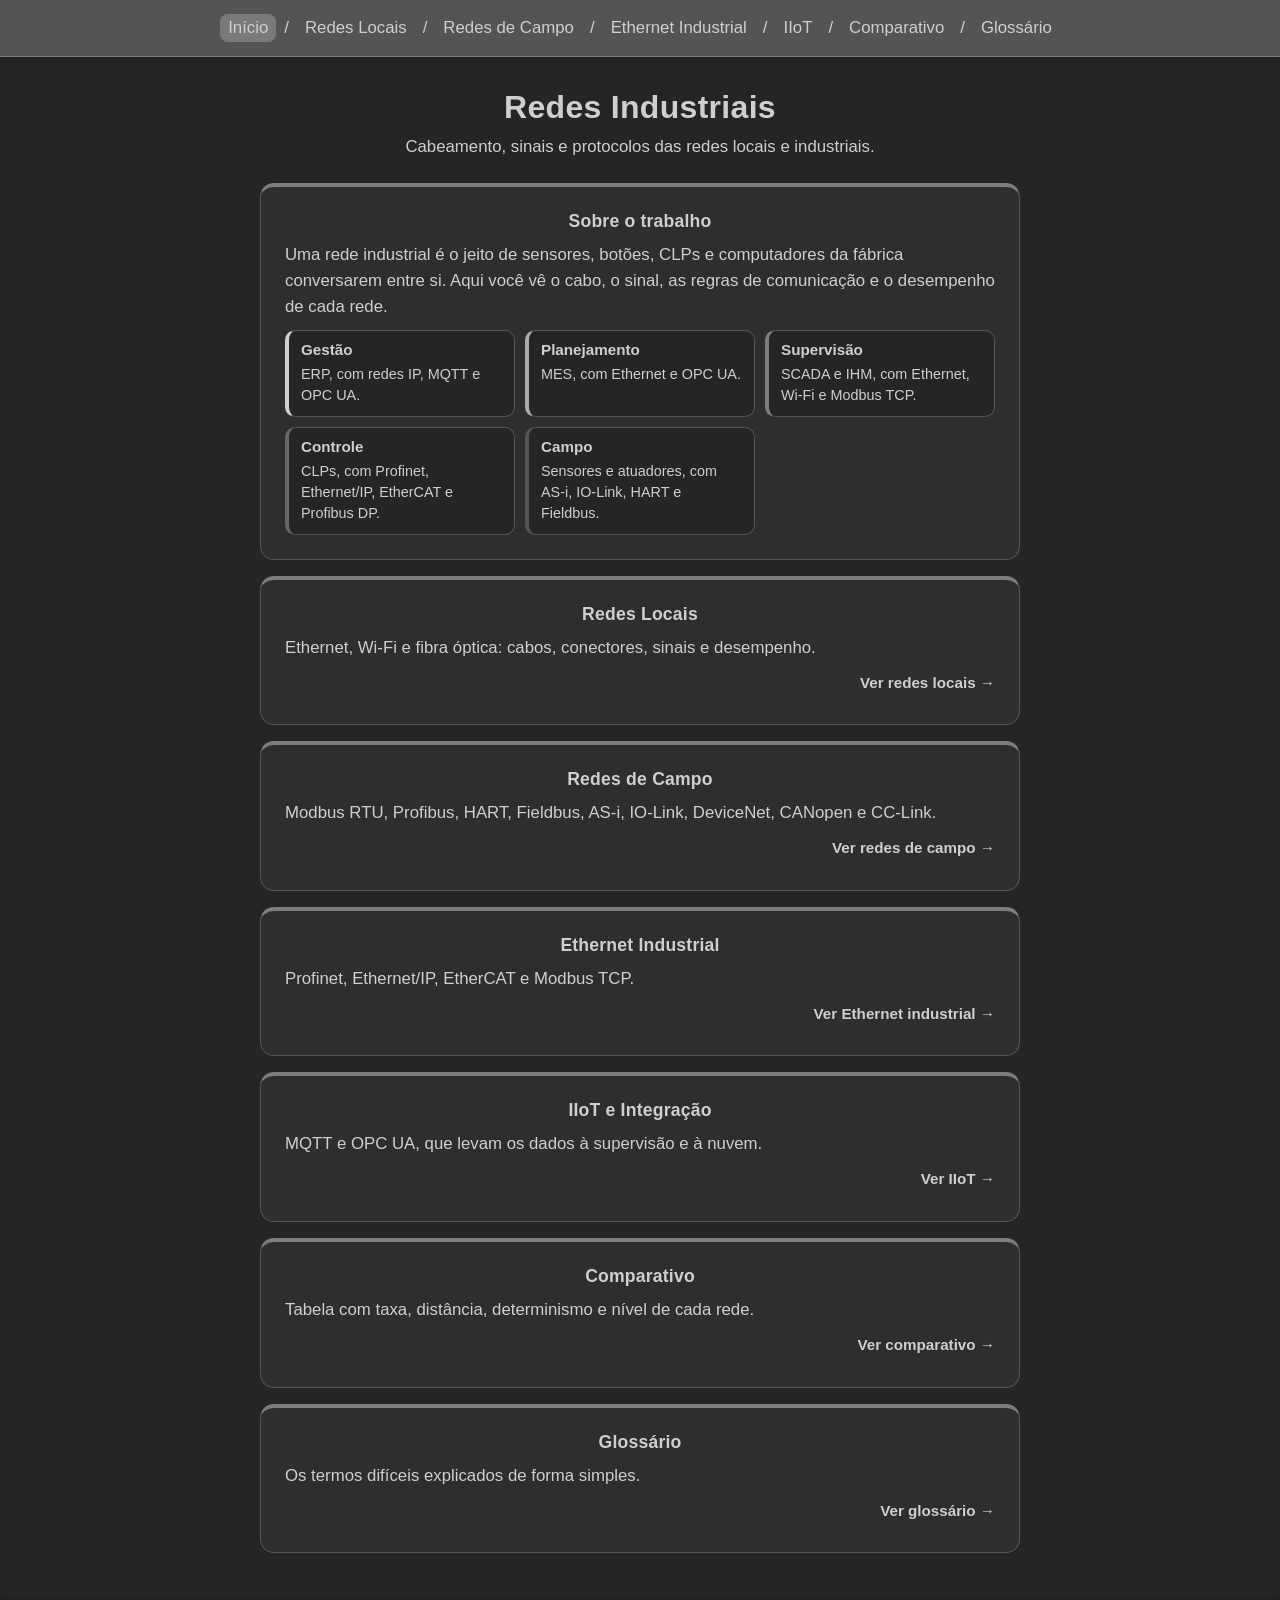
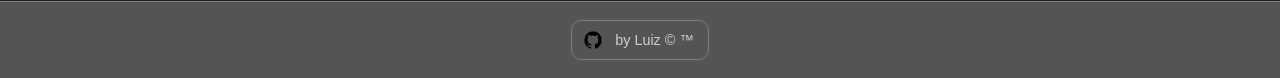
<file: index.html>
<!DOCTYPE html>
<html lang="pt-BR">
<head>
    <meta charset="UTF-8">
    <meta name="viewport" content="width=device-width, initial-scale=1.0">
    <link rel="stylesheet" href="./css/style.css">
    <title>Redes Industriais</title>
</head>
<body>
    <header>
        <input type="checkbox" id="menu">
        <label for="menu" class="hamb">&#9776; Menu</label>
        <nav>
            <a class="atual" href="./index.html">Início</a><span> /</span>
            <a href="./html/locais.html">Redes Locais</a><span> /</span>
            <a href="./html/serial.html">Redes de Campo</a><span> /</span>
            <a href="./html/ethernet.html">Ethernet Industrial</a><span> /</span>
            <a href="./html/iiot.html">IIoT</a><span> /</span>
            <a href="./html/comparativo.html">Comparativo</a><span> /</span>
            <a href="./html/glossario.html">Glossário</a>
        </nav>
    </header>
    <main>

        <h1>Redes Industriais</h1>
        <p class="sub">Cabeamento, sinais e protocolos das redes locais e industriais.</p>

        <section>
            <h3>Sobre o trabalho</h3>
            <p>Uma rede industrial é o jeito de sensores, botões, CLPs e computadores da fábrica conversarem entre si. Aqui você vê o cabo, o sinal, as regras de comunicação e o desempenho de cada rede.</p>
            <div class="grade">
                <div class="itemn1">
                    <h4>Gestão</h4>
                    <p>ERP, com redes IP, MQTT e OPC UA.</p>
                </div>
                <div class="itemn2">
                    <h4>Planejamento</h4>
                    <p>MES, com Ethernet e OPC UA.</p>
                </div>
                <div class="itemn3">
                    <h4>Supervisão</h4>
                    <p>SCADA e IHM, com Ethernet, Wi-Fi e Modbus TCP.</p>
                </div>
                <div class="itemn4">
                    <h4>Controle</h4>
                    <p>CLPs, com Profinet, Ethernet/IP, EtherCAT e Profibus DP.</p>
                </div>
                <div class="itemn5">
                    <h4>Campo</h4>
                    <p>Sensores e atuadores, com AS-i, IO-Link, HART e Fieldbus.</p>
                </div>
            </div>
        </section>

        <section class="pag">
            <a href="./html/locais.html">
                <h3>Redes Locais</h3>
                <p>Ethernet, Wi-Fi e fibra óptica: cabos, conectores, sinais e desempenho.</p>
                <p class="ver">Ver redes locais &rarr;</p>
            </a>
        </section>

        <section class="pag">
            <a href="./html/serial.html">
                <h3>Redes de Campo</h3>
                <p>Modbus RTU, Profibus, HART, Fieldbus, AS-i, IO-Link, DeviceNet, CANopen e CC-Link.</p>
                <p class="ver">Ver redes de campo &rarr;</p>
            </a>
        </section>

        <section class="pag">
            <a href="./html/ethernet.html">
                <h3>Ethernet Industrial</h3>
                <p>Profinet, Ethernet/IP, EtherCAT e Modbus TCP.</p>
                <p class="ver">Ver Ethernet industrial &rarr;</p>
            </a>
        </section>

        <section class="pag">
            <a href="./html/iiot.html">
                <h3>IIoT e Integração</h3>
                <p>MQTT e OPC UA, que levam os dados à supervisão e à nuvem.</p>
                <p class="ver">Ver IIoT &rarr;</p>
            </a>
        </section>

        <section class="pag">
            <a href="./html/comparativo.html">
                <h3>Comparativo</h3>
                <p>Tabela com taxa, distância, determinismo e nível de cada rede.</p>
                <p class="ver">Ver comparativo &rarr;</p>
            </a>
        </section>

        <section class="pag">
            <a href="./html/glossario.html">
                <h3>Glossário</h3>
                <p>Os termos difíceis explicados de forma simples.</p>
                <p class="ver">Ver glossário &rarr;</p>
            </a>
        </section>


    </main>
    <footer>
        <div class="linkgithub">
            <a class="link" href="https://github.com/luizz09/"><img src="./img/github.png" alt="GitHub"><span>by Luiz &copy; &trade;</span></a>
        </div>
    </footer>
</body>
</html>
</file>
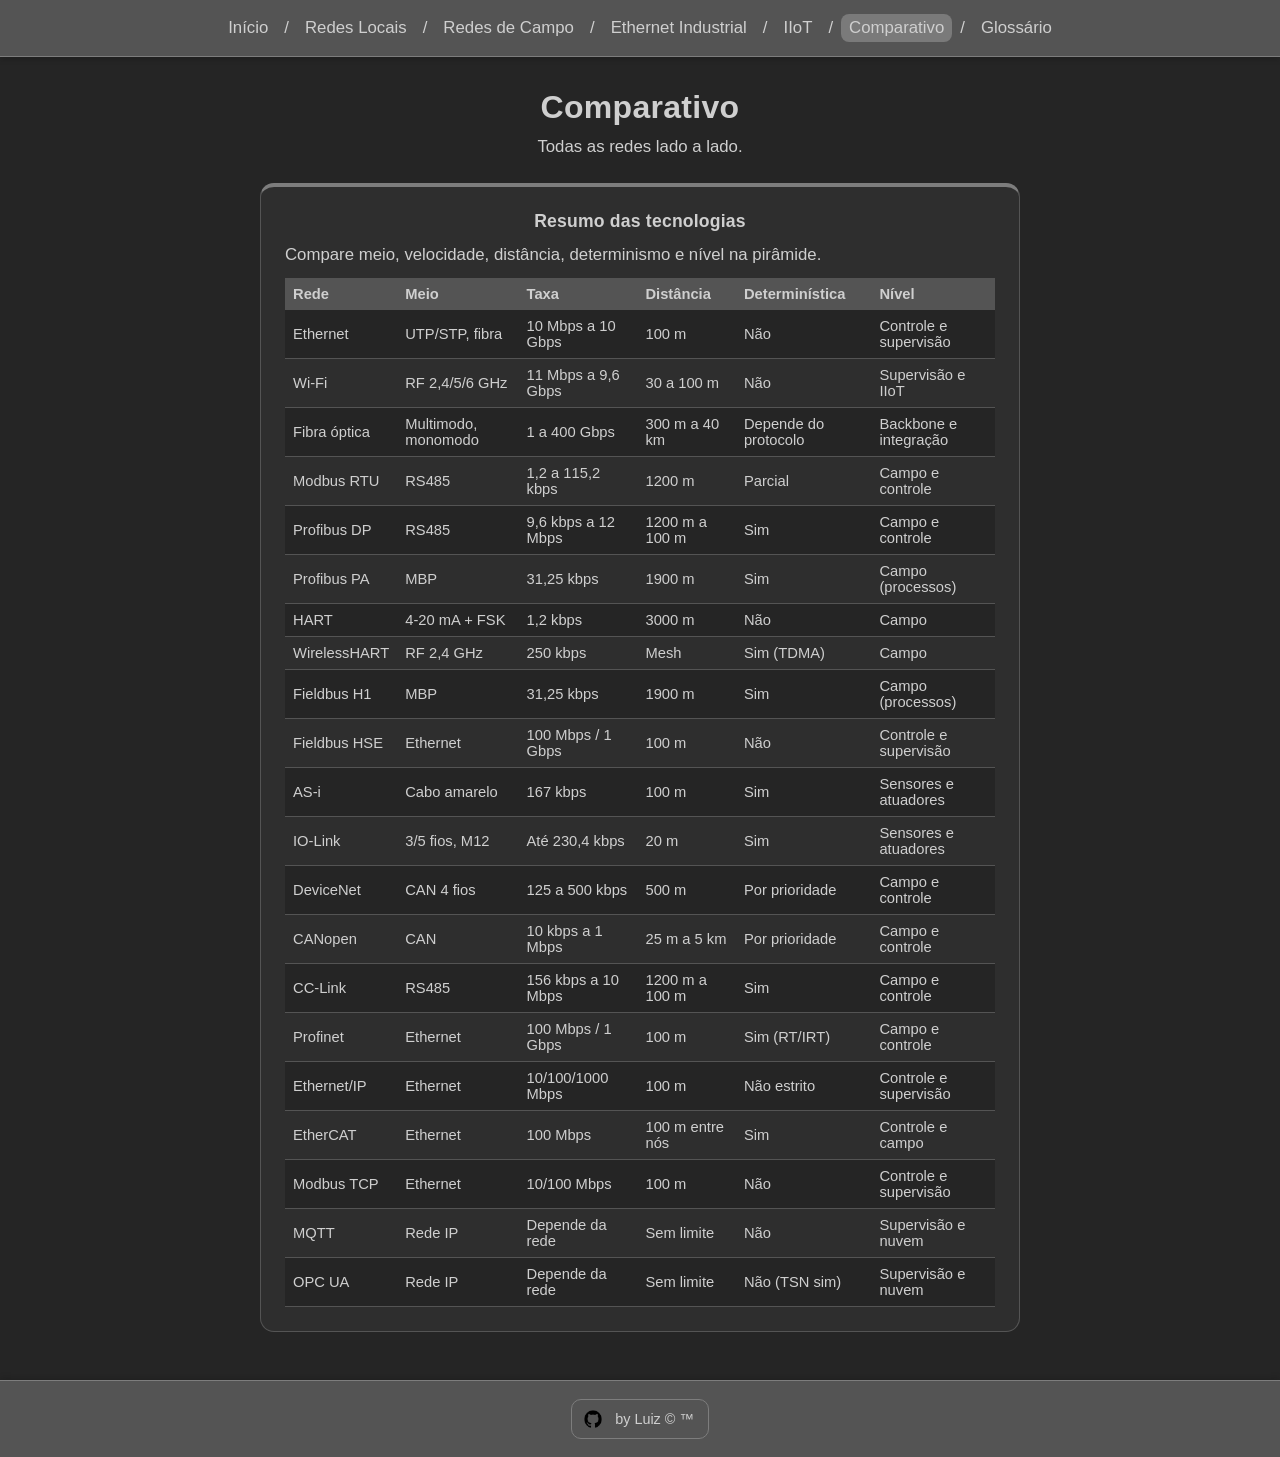
<file: html/comparativo.html>
<!DOCTYPE html>
<html lang="pt-BR">
<head>
    <meta charset="UTF-8">
    <meta name="viewport" content="width=device-width, initial-scale=1.0">
    <link rel="stylesheet" href="../css/style.css">
    <title>Comparativo</title>
</head>
<body>
    <header>
        <input type="checkbox" id="menu">
        <label for="menu" class="hamb">&#9776; Menu</label>
        <nav>
            <a href="../index.html">Início</a><span> /</span>
            <a href="./locais.html">Redes Locais</a><span> /</span>
            <a href="./serial.html">Redes de Campo</a><span> /</span>
            <a href="./ethernet.html">Ethernet Industrial</a><span> /</span>
            <a href="./iiot.html">IIoT</a><span> /</span>
            <a class="atual" href="./comparativo.html">Comparativo</a><span> /</span>
            <a href="./glossario.html">Glossário</a>
        </nav>
    </header>
    <main>

        <h1>Comparativo</h1>
        <p class="sub">Todas as redes lado a lado.</p>

        <section>
            <h3>Resumo das tecnologias</h3>
            <p>Compare meio, velocidade, distância, determinismo e nível na pirâmide.</p>
            <table class="tabela">
                    <tr><th>Rede</th><th>Meio</th><th>Taxa</th><th>Distância</th><th>Determinística</th><th>Nível</th></tr>
                    <tr><td>Ethernet</td><td>UTP/STP, fibra</td><td>10 Mbps a 10 Gbps</td><td>100 m</td><td>Não</td><td>Controle e supervisão</td></tr>
                    <tr><td>Wi-Fi</td><td>RF 2,4/5/6 GHz</td><td>11 Mbps a 9,6 Gbps</td><td>30 a 100 m</td><td>Não</td><td>Supervisão e IIoT</td></tr>
                    <tr><td>Fibra óptica</td><td>Multimodo, monomodo</td><td>1 a 400 Gbps</td><td>300 m a 40 km</td><td>Depende do protocolo</td><td>Backbone e integração</td></tr>
                    <tr><td>Modbus RTU</td><td>RS485</td><td>1,2 a 115,2 kbps</td><td>1200 m</td><td>Parcial</td><td>Campo e controle</td></tr>
                    <tr><td>Profibus DP</td><td>RS485</td><td>9,6 kbps a 12 Mbps</td><td>1200 m a 100 m</td><td>Sim</td><td>Campo e controle</td></tr>
                    <tr><td>Profibus PA</td><td>MBP</td><td>31,25 kbps</td><td>1900 m</td><td>Sim</td><td>Campo (processos)</td></tr>
                    <tr><td>HART</td><td>4-20 mA + FSK</td><td>1,2 kbps</td><td>3000 m</td><td>Não</td><td>Campo</td></tr>
                    <tr><td>WirelessHART</td><td>RF 2,4 GHz</td><td>250 kbps</td><td>Mesh</td><td>Sim (TDMA)</td><td>Campo</td></tr>
                    <tr><td>Fieldbus H1</td><td>MBP</td><td>31,25 kbps</td><td>1900 m</td><td>Sim</td><td>Campo (processos)</td></tr>
                    <tr><td>Fieldbus HSE</td><td>Ethernet</td><td>100 Mbps / 1 Gbps</td><td>100 m</td><td>Não</td><td>Controle e supervisão</td></tr>
                    <tr><td>AS-i</td><td>Cabo amarelo</td><td>167 kbps</td><td>100 m</td><td>Sim</td><td>Sensores e atuadores</td></tr>
                    <tr><td>IO-Link</td><td>3/5 fios, M12</td><td>Até 230,4 kbps</td><td>20 m</td><td>Sim</td><td>Sensores e atuadores</td></tr>
                    <tr><td>DeviceNet</td><td>CAN 4 fios</td><td>125 a 500 kbps</td><td>500 m</td><td>Por prioridade</td><td>Campo e controle</td></tr>
                    <tr><td>CANopen</td><td>CAN</td><td>10 kbps a 1 Mbps</td><td>25 m a 5 km</td><td>Por prioridade</td><td>Campo e controle</td></tr>
                    <tr><td>CC-Link</td><td>RS485</td><td>156 kbps a 10 Mbps</td><td>1200 m a 100 m</td><td>Sim</td><td>Campo e controle</td></tr>
                    <tr><td>Profinet</td><td>Ethernet</td><td>100 Mbps / 1 Gbps</td><td>100 m</td><td>Sim (RT/IRT)</td><td>Campo e controle</td></tr>
                    <tr><td>Ethernet/IP</td><td>Ethernet</td><td>10/100/1000 Mbps</td><td>100 m</td><td>Não estrito</td><td>Controle e supervisão</td></tr>
                    <tr><td>EtherCAT</td><td>Ethernet</td><td>100 Mbps</td><td>100 m entre nós</td><td>Sim</td><td>Controle e campo</td></tr>
                    <tr><td>Modbus TCP</td><td>Ethernet</td><td>10/100 Mbps</td><td>100 m</td><td>Não</td><td>Controle e supervisão</td></tr>
                    <tr><td>MQTT</td><td>Rede IP</td><td>Depende da rede</td><td>Sem limite</td><td>Não</td><td>Supervisão e nuvem</td></tr>
                    <tr><td>OPC UA</td><td>Rede IP</td><td>Depende da rede</td><td>Sem limite</td><td>Não (TSN sim)</td><td>Supervisão e nuvem</td></tr>
            </table>
        </section>

    </main>
    <footer>
        <div class="linkgithub">
            <a class="link" href="https://github.com/luizz09/"><img src="../img/github.png" alt="GitHub"><span>by Luiz &copy; &trade;</span></a>
        </div>
    </footer>
</body>
</html>
</file>
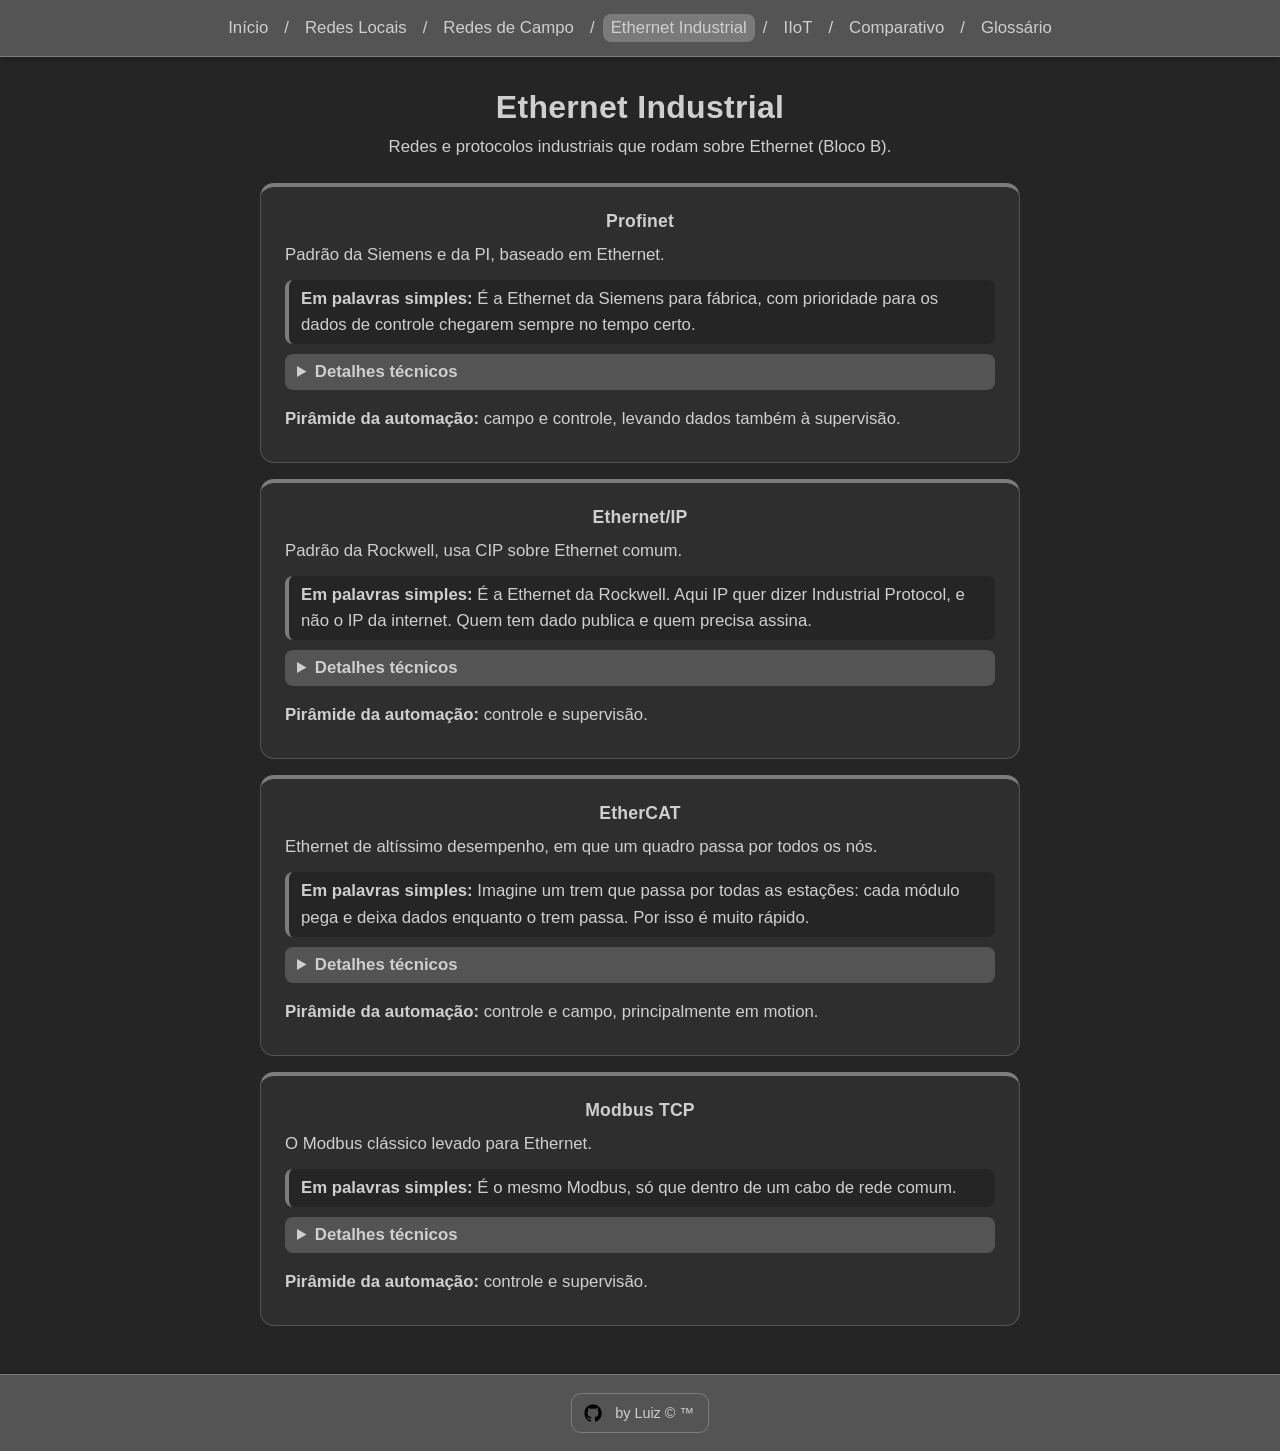
<file: html/ethernet.html>
<!DOCTYPE html>
<html lang="pt-BR">
<head>
    <meta charset="UTF-8">
    <meta name="viewport" content="width=device-width, initial-scale=1.0">
    <link rel="stylesheet" href="../css/style.css">
    <title>Ethernet Industrial</title>
</head>
<body>
    <header>
        <input type="checkbox" id="menu">
        <label for="menu" class="hamb">&#9776; Menu</label>
        <nav>
            <a href="../index.html">Início</a><span> /</span>
            <a href="./locais.html">Redes Locais</a><span> /</span>
            <a href="./serial.html">Redes de Campo</a><span> /</span>
            <a class="atual" href="./ethernet.html">Ethernet Industrial</a><span> /</span>
            <a href="./iiot.html">IIoT</a><span> /</span>
            <a href="./comparativo.html">Comparativo</a><span> /</span>
            <a href="./glossario.html">Glossário</a>
        </nav>
    </header>
    <main>

        <h1>Ethernet Industrial</h1>
        <p class="sub">Redes e protocolos industriais que rodam sobre Ethernet (Bloco B).</p>

        <section>
            <h3>Profinet</h3>
            <p>Padrão da Siemens e da PI, baseado em Ethernet.</p>
            <p class="aviso"><b>Em palavras simples:</b> É a Ethernet da Siemens para fábrica, com prioridade para os dados de controle chegarem sempre no tempo certo.</p>
            <details>
                <summary>Detalhes técnicos</summary>
                <div class="grade">
                    <div class="item">
                        <h4>Estrutura física</h4>
                        <p>Cabo Cat5e blindado (verde), RJ45, M12 D-coded ou fibra. Topologia em linha, estrela, árvore ou anel (MRP).</p>
                    </div>
                    <div class="item">
                        <h4>Interface elétrica</h4>
                        <p>Ethernet 100BASE-TX ou Gigabit, com isolação por transformador. Alimentação separada. Blindagem aterrada nas duas pontas.</p>
                    </div>
                    <div class="item">
                        <h4>Enlace e acesso ao meio</h4>
                        <p>Tempo real (RT) em quadros Ethernet com tipo 0x8892 e FrameID, ou IRT com TDMA. Quadro: dados cíclicos, contador de ciclo, data status e transfer status.</p>
                    </div>
                    <div class="item">
                        <h4>Desempenho</h4>
                        <p>100 Mbps ou 1 Gbps. 100 m entre nós. RT de 1 a 10 ms e IRT abaixo de 1 ms (até 31,25 µs). Determinístico.</p>
                    </div>
                </div>
            </details>
            <p><b>Pirâmide da automação:</b> campo e controle, levando dados também à supervisão.</p>
        </section>

        <section>
            <h3>Ethernet/IP</h3>
            <p>Padrão da Rockwell, usa CIP sobre Ethernet comum.</p>
            <p class="aviso"><b>Em palavras simples:</b> É a Ethernet da Rockwell. Aqui IP quer dizer Industrial Protocol, e não o IP da internet. Quem tem dado publica e quem precisa assina.</p>
            <details>
                <summary>Detalhes técnicos</summary>
                <div class="grade">
                    <div class="item">
                        <h4>Estrutura física</h4>
                        <p>Cabo Cat5e ou Cat6 com RJ45 ou M12 D-coded. Estrela, linha ou anel (DLR).</p>
                    </div>
                    <div class="item">
                        <h4>Interface elétrica</h4>
                        <p>Ethernet padrão com PoE opcional. Alimentação separada.</p>
                    </div>
                    <div class="item">
                        <h4>Enlace e acesso ao meio</h4>
                        <p>CSMA/CD com switch em full-duplex. CIP sobre TCP (porta 44818) e UDP (porta 2222), no modelo produtor-consumidor com multicast.</p>
                    </div>
                    <div class="item">
                        <h4>Desempenho</h4>
                        <p>10/100/1000 Mbps. 100 m por segmento. Não determinístico estrito (tempo real brando); CIP Sync melhora isso.</p>
                    </div>
                </div>
            </details>
            <p><b>Pirâmide da automação:</b> controle e supervisão.</p>
        </section>

        <section>
            <h3>EtherCAT</h3>
            <p>Ethernet de altíssimo desempenho, em que um quadro passa por todos os nós.</p>
            <p class="aviso"><b>Em palavras simples:</b> Imagine um trem que passa por todas as estações: cada módulo pega e deixa dados enquanto o trem passa. Por isso é muito rápido.</p>
            <details>
                <summary>Detalhes técnicos</summary>
                <div class="grade">
                    <div class="item">
                        <h4>Estrutura física</h4>
                        <p>Cabo Cat5e, RJ45, M8 ou M12 D-coded, além de fibra. Linha, árvore, estrela ou anel (redundância).</p>
                    </div>
                    <div class="item">
                        <h4>Interface elétrica</h4>
                        <p>100BASE-TX ou FX. Nos módulos, usa E-bus LVDS. Alimentação separada (o EtherCAT P leva energia no cabo).</p>
                    </div>
                    <div class="item">
                        <h4>Enlace e acesso ao meio</h4>
                        <p>Mestre-escravo com processamento on the fly: cada escravo lê e escreve no quadro enquanto ele passa. Quadro Ethernet 0x88A4 com cabeçalho, datagramas, WKC e FCS.</p>
                    </div>
                    <div class="item">
                        <h4>Desempenho</h4>
                        <p>100 Mbps. 100 m entre nós e até 65535 nós. Ciclo abaixo de 100 µs e jitter menor que 1 µs. Determinístico.</p>
                    </div>
                </div>
            </details>
            <p><b>Pirâmide da automação:</b> controle e campo, principalmente em motion.</p>
        </section>

        <section>
            <h3>Modbus TCP</h3>
            <p>O Modbus clássico levado para Ethernet.</p>
            <p class="aviso"><b>Em palavras simples:</b> É o mesmo Modbus, só que dentro de um cabo de rede comum.</p>
            <details>
                <summary>Detalhes técnicos</summary>
                <div class="grade">
                    <div class="item">
                        <h4>Estrutura física</h4>
                        <p>Cabo Cat5e e RJ45. Topologia em estrela.</p>
                    </div>
                    <div class="item">
                        <h4>Interface elétrica</h4>
                        <p>Ethernet padrão. Alimentação separada.</p>
                    </div>
                    <div class="item">
                        <h4>Enlace e acesso ao meio</h4>
                        <p>Cliente-servidor sobre TCP, porta 502. O quadro tem o cabeçalho MBAP (ID da transação, ID do protocolo, tamanho e ID da unidade) mais a função e os dados. Não usa CRC do Modbus, pois o TCP e o FCS da Ethernet cuidam.</p>
                    </div>
                    <div class="item">
                        <h4>Desempenho</h4>
                        <p>10/100 Mbps. 100 m por segmento. Não determinístico.</p>
                    </div>
                </div>
            </details>
            <p><b>Pirâmide da automação:</b> controle e supervisão.</p>
        </section>


    </main>
    <footer>
        <div class="linkgithub">
            <a class="link" href="https://github.com/luizz09/"><img src="../img/github.png" alt="GitHub"><span>by Luiz &copy; &trade;</span></a>
        </div>
    </footer>
</body>
</html>
</file>
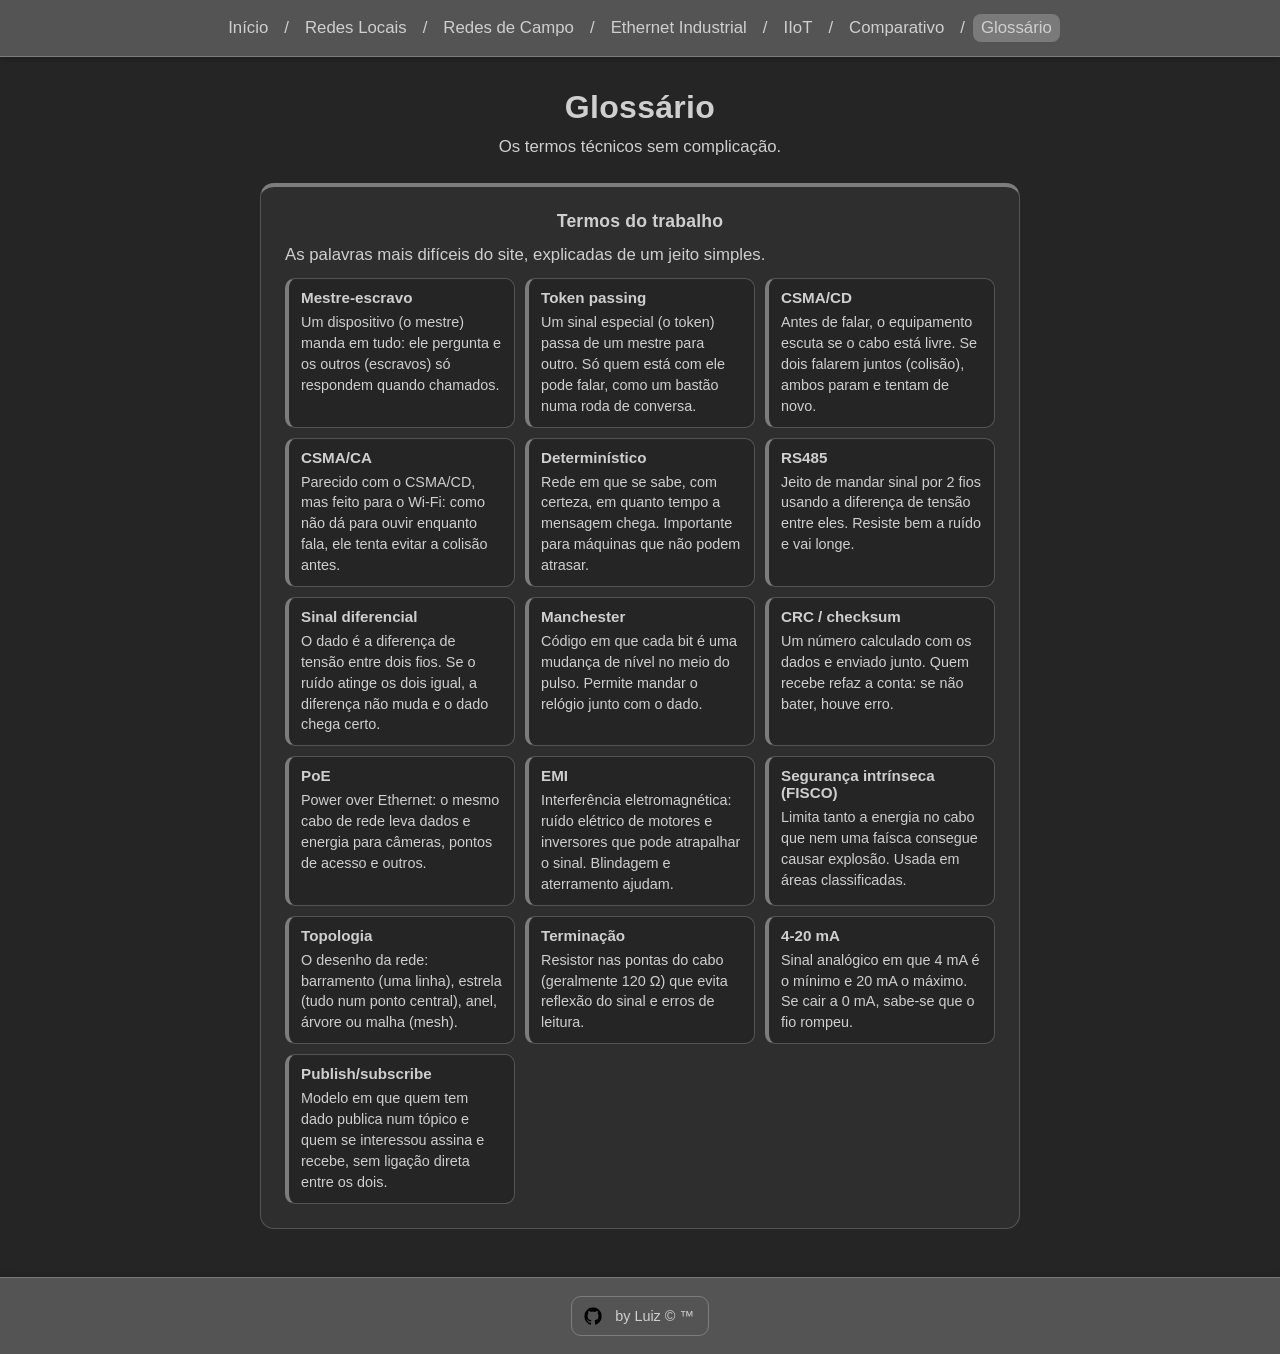
<file: html/glossario.html>
<!DOCTYPE html>
<html lang="pt-BR">
<head>
    <meta charset="UTF-8">
    <meta name="viewport" content="width=device-width, initial-scale=1.0">
    <link rel="stylesheet" href="../css/style.css">
    <title>Glossário</title>
</head>
<body>
    <header>
        <input type="checkbox" id="menu">
        <label for="menu" class="hamb">&#9776; Menu</label>
        <nav>
            <a href="../index.html">Início</a><span> /</span>
            <a href="./locais.html">Redes Locais</a><span> /</span>
            <a href="./serial.html">Redes de Campo</a><span> /</span>
            <a href="./ethernet.html">Ethernet Industrial</a><span> /</span>
            <a href="./iiot.html">IIoT</a><span> /</span>
            <a href="./comparativo.html">Comparativo</a><span> /</span>
            <a class="atual" href="./glossario.html">Glossário</a>
        </nav>
    </header>
    <main>

        <h1>Glossário</h1>
        <p class="sub">Os termos técnicos sem complicação.</p>

        <section>
            <h3>Termos do trabalho</h3>
            <p>As palavras mais difíceis do site, explicadas de um jeito simples.</p>
            <div class="grade">
                <div class="item">
                    <h4>Mestre-escravo</h4>
                    <p>Um dispositivo (o mestre) manda em tudo: ele pergunta e os outros (escravos) só respondem quando chamados.</p>
                </div>
                <div class="item">
                    <h4>Token passing</h4>
                    <p>Um sinal especial (o token) passa de um mestre para outro. Só quem está com ele pode falar, como um bastão numa roda de conversa.</p>
                </div>
                <div class="item">
                    <h4>CSMA/CD</h4>
                    <p>Antes de falar, o equipamento escuta se o cabo está livre. Se dois falarem juntos (colisão), ambos param e tentam de novo.</p>
                </div>
                <div class="item">
                    <h4>CSMA/CA</h4>
                    <p>Parecido com o CSMA/CD, mas feito para o Wi-Fi: como não dá para ouvir enquanto fala, ele tenta evitar a colisão antes.</p>
                </div>
                <div class="item">
                    <h4>Determinístico</h4>
                    <p>Rede em que se sabe, com certeza, em quanto tempo a mensagem chega. Importante para máquinas que não podem atrasar.</p>
                </div>
                <div class="item">
                    <h4>RS485</h4>
                    <p>Jeito de mandar sinal por 2 fios usando a diferença de tensão entre eles. Resiste bem a ruído e vai longe.</p>
                </div>
                <div class="item">
                    <h4>Sinal diferencial</h4>
                    <p>O dado é a diferença de tensão entre dois fios. Se o ruído atinge os dois igual, a diferença não muda e o dado chega certo.</p>
                </div>
                <div class="item">
                    <h4>Manchester</h4>
                    <p>Código em que cada bit é uma mudança de nível no meio do pulso. Permite mandar o relógio junto com o dado.</p>
                </div>
                <div class="item">
                    <h4>CRC / checksum</h4>
                    <p>Um número calculado com os dados e enviado junto. Quem recebe refaz a conta: se não bater, houve erro.</p>
                </div>
                <div class="item">
                    <h4>PoE</h4>
                    <p>Power over Ethernet: o mesmo cabo de rede leva dados e energia para câmeras, pontos de acesso e outros.</p>
                </div>
                <div class="item">
                    <h4>EMI</h4>
                    <p>Interferência eletromagnética: ruído elétrico de motores e inversores que pode atrapalhar o sinal. Blindagem e aterramento ajudam.</p>
                </div>
                <div class="item">
                    <h4>Segurança intrínseca (FISCO)</h4>
                    <p>Limita tanto a energia no cabo que nem uma faísca consegue causar explosão. Usada em áreas classificadas.</p>
                </div>
                <div class="item">
                    <h4>Topologia</h4>
                    <p>O desenho da rede: barramento (uma linha), estrela (tudo num ponto central), anel, árvore ou malha (mesh).</p>
                </div>
                <div class="item">
                    <h4>Terminação</h4>
                    <p>Resistor nas pontas do cabo (geralmente 120 Ω) que evita reflexão do sinal e erros de leitura.</p>
                </div>
                <div class="item">
                    <h4>4-20 mA</h4>
                    <p>Sinal analógico em que 4 mA é o mínimo e 20 mA o máximo. Se cair a 0 mA, sabe-se que o fio rompeu.</p>
                </div>
                <div class="item">
                    <h4>Publish/subscribe</h4>
                    <p>Modelo em que quem tem dado publica num tópico e quem se interessou assina e recebe, sem ligação direta entre os dois.</p>
                </div>
            </div>
        </section>

    </main>
    <footer>
        <div class="linkgithub">
            <a class="link" href="https://github.com/luizz09/"><img src="../img/github.png" alt="GitHub"><span>by Luiz &copy; &trade;</span></a>
        </div>
    </footer>
</body>
</html>
</file>
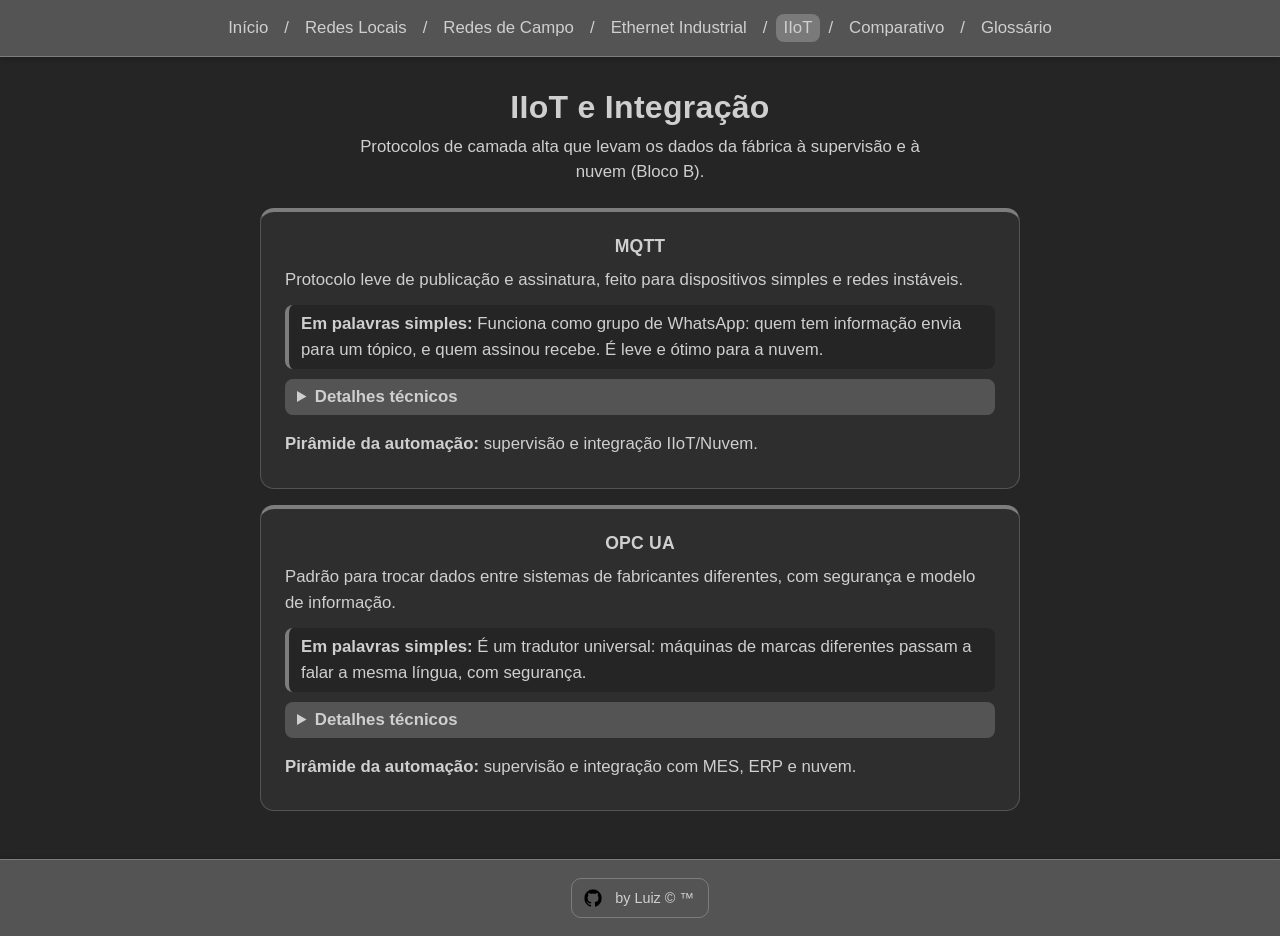
<file: html/iiot.html>
<!DOCTYPE html>
<html lang="pt-BR">
<head>
    <meta charset="UTF-8">
    <meta name="viewport" content="width=device-width, initial-scale=1.0">
    <link rel="stylesheet" href="../css/style.css">
    <title>IIoT e Integração</title>
</head>
<body>
    <header>
        <input type="checkbox" id="menu">
        <label for="menu" class="hamb">&#9776; Menu</label>
        <nav>
            <a href="../index.html">Início</a><span> /</span>
            <a href="./locais.html">Redes Locais</a><span> /</span>
            <a href="./serial.html">Redes de Campo</a><span> /</span>
            <a href="./ethernet.html">Ethernet Industrial</a><span> /</span>
            <a class="atual" href="./iiot.html">IIoT</a><span> /</span>
            <a href="./comparativo.html">Comparativo</a><span> /</span>
            <a href="./glossario.html">Glossário</a>
        </nav>
    </header>
    <main>

        <h1>IIoT e Integração</h1>
        <p class="sub">Protocolos de camada alta que levam os dados da fábrica à supervisão e à nuvem (Bloco B).</p>

        <section>
            <h3>MQTT</h3>
            <p>Protocolo leve de publicação e assinatura, feito para dispositivos simples e redes instáveis.</p>
            <p class="aviso"><b>Em palavras simples:</b> Funciona como grupo de WhatsApp: quem tem informação envia para um tópico, e quem assinou recebe. É leve e ótimo para a nuvem.</p>
            <details>
                <summary>Detalhes técnicos</summary>
                <div class="grade">
                    <div class="item">
                        <h4>Estrutura física</h4>
                        <p>Não define meio próprio: roda sobre TCP/IP em Ethernet (RJ45), Wi-Fi ou celular. Topologia em estrela, com um broker no centro.</p>
                    </div>
                    <div class="item">
                        <h4>Interface elétrica</h4>
                        <p>Herda a camada elétrica da rede usada. A segurança vem do TLS (porta 8883; porta 1883 sem criptografia).</p>
                    </div>
                    <div class="item">
                        <h4>Enlace e acesso ao meio</h4>
                        <p>Publish/subscribe por tópicos, com QoS 0, 1 e 2. Mensagem: cabeçalho fixo (tipo, flags e tamanho), cabeçalho variável e payload. A checagem de erros fica no TCP.</p>
                    </div>
                    <div class="item">
                        <h4>Desempenho</h4>
                        <p>Depende da rede, e não há limite de distância (funciona pela internet). Não determinístico.</p>
                    </div>
                </div>
            </details>
            <p><b>Pirâmide da automação:</b> supervisão e integração IIoT/Nuvem.</p>
        </section>

        <section>
            <h3>OPC UA</h3>
            <p>Padrão para trocar dados entre sistemas de fabricantes diferentes, com segurança e modelo de informação.</p>
            <p class="aviso"><b>Em palavras simples:</b> É um tradutor universal: máquinas de marcas diferentes passam a falar a mesma língua, com segurança.</p>
            <details>
                <summary>Detalhes técnicos</summary>
                <div class="grade">
                    <div class="item">
                        <h4>Estrutura física</h4>
                        <p>Roda sobre Ethernet (RJ45), fibra ou Wi-Fi. Topologia em estrela ou árvore, com clientes e servidores.</p>
                    </div>
                    <div class="item">
                        <h4>Interface elétrica</h4>
                        <p>Herda a camada elétrica da rede usada. Usa certificados X.509, assinatura e criptografia.</p>
                    </div>
                    <div class="item">
                        <h4>Enlace e acesso ao meio</h4>
                        <p>Cliente-servidor sobre TCP (opc.tcp, porta 4840) ou HTTPS, e publish/subscribe sobre UDP, MQTT ou TSN. Mensagem: cabeçalho, canal seguro, sequência e corpo em codificação binária.</p>
                    </div>
                    <div class="item">
                        <h4>Desempenho</h4>
                        <p>Depende da rede, de Mbps a Gbps. Não determinístico por padrão; com TSN pode chegar a tempo real.</p>
                    </div>
                </div>
            </details>
            <p><b>Pirâmide da automação:</b> supervisão e integração com MES, ERP e nuvem.</p>
        </section>


    </main>
    <footer>
        <div class="linkgithub">
            <a class="link" href="https://github.com/luizz09/"><img src="../img/github.png" alt="GitHub"><span>by Luiz &copy; &trade;</span></a>
        </div>
    </footer>
</body>
</html>
</file>
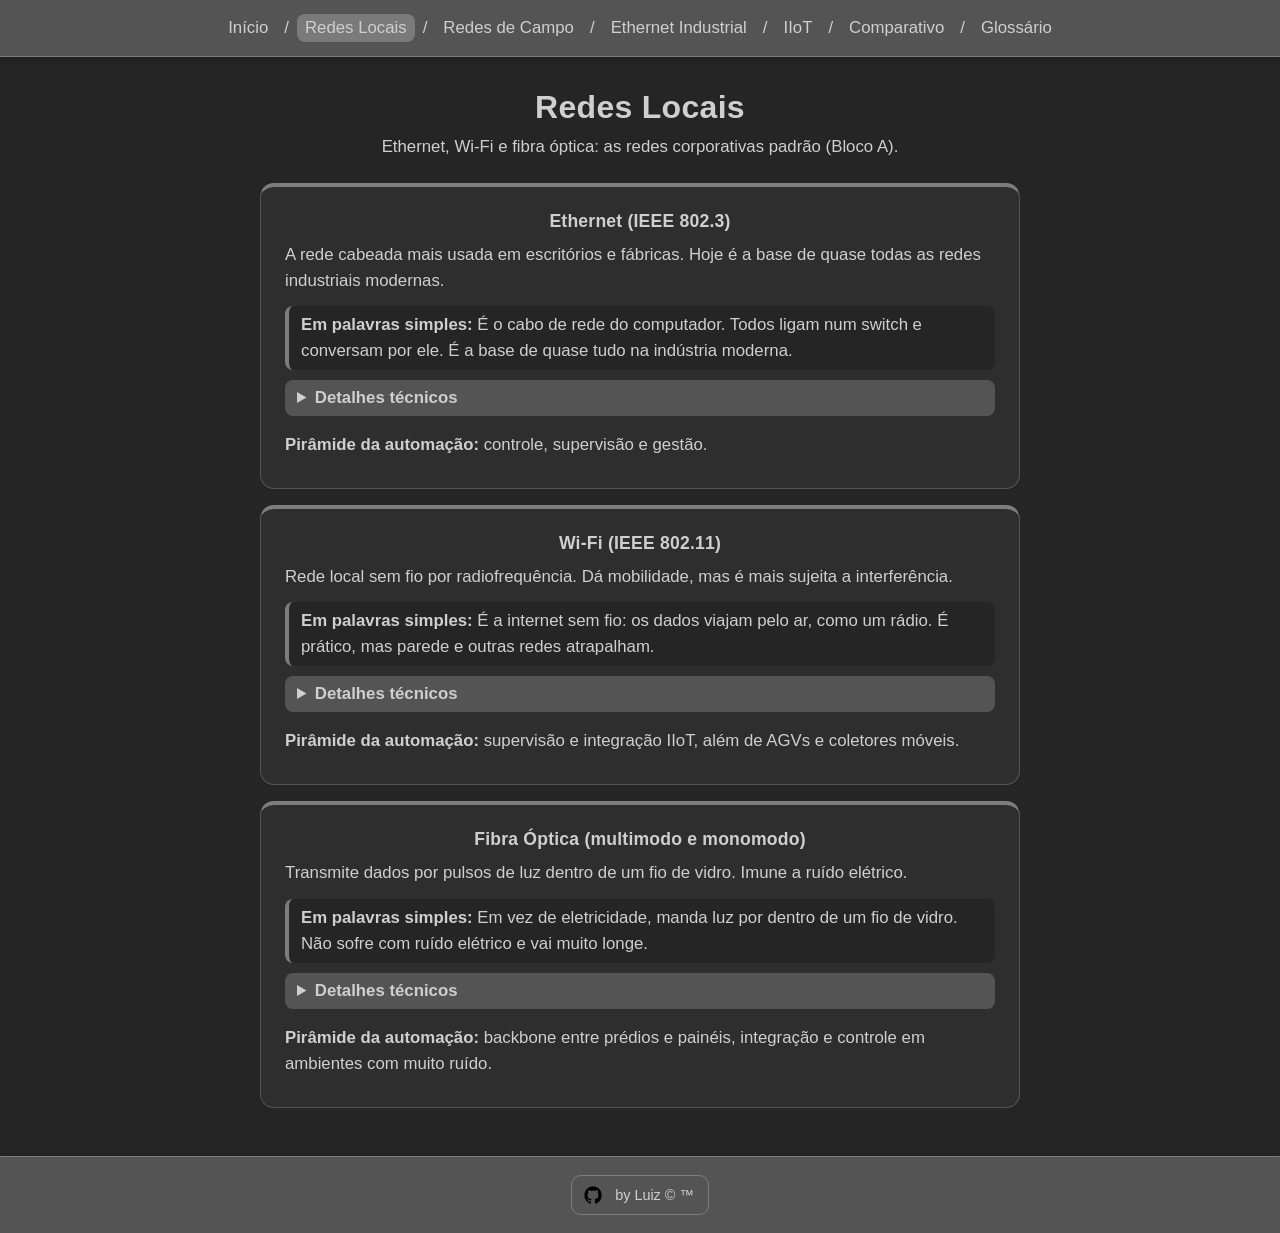
<file: html/locais.html>
<!DOCTYPE html>
<html lang="pt-BR">
<head>
    <meta charset="UTF-8">
    <meta name="viewport" content="width=device-width, initial-scale=1.0">
    <link rel="stylesheet" href="../css/style.css">
    <title>Redes Locais</title>
</head>
<body>
    <header>
        <input type="checkbox" id="menu">
        <label for="menu" class="hamb">&#9776; Menu</label>
        <nav>
            <a href="../index.html">Início</a><span> /</span>
            <a class="atual" href="./locais.html">Redes Locais</a><span> /</span>
            <a href="./serial.html">Redes de Campo</a><span> /</span>
            <a href="./ethernet.html">Ethernet Industrial</a><span> /</span>
            <a href="./iiot.html">IIoT</a><span> /</span>
            <a href="./comparativo.html">Comparativo</a><span> /</span>
            <a href="./glossario.html">Glossário</a>
        </nav>
    </header>
    <main>

        <h1>Redes Locais</h1>
        <p class="sub">Ethernet, Wi-Fi e fibra óptica: as redes corporativas padrão (Bloco A).</p>

        <section>
            <h3>Ethernet (IEEE 802.3)</h3>
            <p>A rede cabeada mais usada em escritórios e fábricas. Hoje é a base de quase todas as redes industriais modernas.</p>
            <p class="aviso"><b>Em palavras simples:</b> É o cabo de rede do computador. Todos ligam num switch e conversam por ele. É a base de quase tudo na indústria moderna.</p>
            <details>
                <summary>Detalhes técnicos</summary>
                <div class="grade">
                    <div class="item">
                        <h4>Estrutura física</h4>
                        <p>Par trançado UTP ou STP (Cat5e, Cat6, Cat6a) ou fibra. Conector RJ45. Topologia em estrela (switch central), podendo formar árvore ou anel com protocolos de redundância.</p>
                    </div>
                    <div class="item">
                        <h4>Interface elétrica</h4>
                        <p>Pares diferenciais com transformador de isolação. 10BASE-T usa Manchester, 100BASE-TX usa 4B5B com MLT-3 e 1000BASE-T usa PAM-5. Pode alimentar o dispositivo pelo cabo com PoE (802.3af/at/bt, de 15 W a 90 W). Blindagem STP reduz EMI.</p>
                    </div>
                    <div class="item">
                        <h4>Enlace e acesso ao meio</h4>
                        <p>CSMA/CD (escuta o meio e detecta colisão). Com switches em full-duplex não há colisão. Quadro: preâmbulo e SFD, MAC de destino e origem (6 bytes cada), tipo/tamanho, dados de 46 a 1500 bytes e FCS com CRC-32.</p>
                    </div>
                    <div class="item">
                        <h4>Desempenho</h4>
                        <p>De 10 Mbps a 10 Gbps ou mais. Até 100 m por segmento de cobre. Não é determinística no padrão: o tempo de resposta varia com o tráfego.</p>
                    </div>
                </div>
            </details>
            <p><b>Pirâmide da automação:</b> controle, supervisão e gestão.</p>
        </section>

        <section>
            <h3>Wi-Fi (IEEE 802.11)</h3>
            <p>Rede local sem fio por radiofrequência. Dá mobilidade, mas é mais sujeita a interferência.</p>
            <p class="aviso"><b>Em palavras simples:</b> É a internet sem fio: os dados viajam pelo ar, como um rádio. É prático, mas parede e outras redes atrapalham.</p>
            <details>
                <summary>Detalhes técnicos</summary>
                <div class="grade">
                    <div class="item">
                        <h4>Estrutura física</h4>
                        <p>Propagação RF em 2,4 GHz, 5 GHz e 6 GHz, sem cabo nem conector (apenas antenas). Topologia infraestrutura (estrela com ponto de acesso), ad hoc ou mesh.</p>
                    </div>
                    <div class="item">
                        <h4>Interface elétrica</h4>
                        <p>Modulação DSSS e OFDM/OFDMA, de BPSK até 1024-QAM ou 4096-QAM. Não há alimentação pelo meio; o ponto de acesso costuma usar PoE. Sofre com EMI, obstáculos e outras redes; a segurança vem do WPA2/WPA3.</p>
                    </div>
                    <div class="item">
                        <h4>Enlace e acesso ao meio</h4>
                        <p>CSMA/CA (evita colisão, com ACK e RTS/CTS opcional). Quadro: controle, duração, até 4 endereços, sequência, corpo de dados e FCS com CRC-32.</p>
                    </div>
                    <div class="item">
                        <h4>Desempenho</h4>
                        <p>De 11 Mbps (802.11b) até cerca de 9,6 Gbps (802.11ax) e 46 Gbps (802.11be). Alcance de 30 a 100 m em ambiente fechado. Não determinística.</p>
                    </div>
                </div>
            </details>
            <p><b>Pirâmide da automação:</b> supervisão e integração IIoT, além de AGVs e coletores móveis.</p>
        </section>

        <section>
            <h3>Fibra Óptica (multimodo e monomodo)</h3>
            <p>Transmite dados por pulsos de luz dentro de um fio de vidro. Imune a ruído elétrico.</p>
            <p class="aviso"><b>Em palavras simples:</b> Em vez de eletricidade, manda luz por dentro de um fio de vidro. Não sofre com ruído elétrico e vai muito longe.</p>
            <details>
                <summary>Detalhes técnicos</summary>
                <div class="grade">
                    <div class="item">
                        <h4>Estrutura física</h4>
                        <p>Multimodo OM1 a OM5 (núcleo de 50 ou 62,5 µm) e monomodo OS2 (núcleo de 9 µm). Conectores LC, SC, ST e MPO. Topologia ponto a ponto, estrela ou anel.</p>
                    </div>
                    <div class="item">
                        <h4>Interface elétrica</h4>
                        <p>Pulsos de luz: LED ou VCSEL em 850/1300 nm no multimodo e laser em 1310/1550 nm no monomodo. Não transmite energia. Imune a EMI, isola galvanicamente e não gera faísca, o que serve para áreas classificadas.</p>
                    </div>
                    <div class="item">
                        <h4>Enlace e acesso ao meio</h4>
                        <p>Não define MAC próprio: usa o do protocolo que passa por ela, normalmente Ethernet em full-duplex (1000BASE-SX/LX, 10GBASE-SR/LR).</p>
                    </div>
                    <div class="item">
                        <h4>Desempenho</h4>
                        <p>De 1 Gbps a 400 Gbps ou mais. Multimodo de 300 a 550 m em 10G; monomodo de 10 km a mais de 40 km sem repetidor. O determinismo depende do protocolo.</p>
                    </div>
                </div>
            </details>
            <p><b>Pirâmide da automação:</b> backbone entre prédios e painéis, integração e controle em ambientes com muito ruído.</p>
        </section>


    </main>
    <footer>
        <div class="linkgithub">
            <a class="link" href="https://github.com/luizz09/"><img src="../img/github.png" alt="GitHub"><span>by Luiz &copy; &trade;</span></a>
        </div>
    </footer>
</body>
</html>
</file>
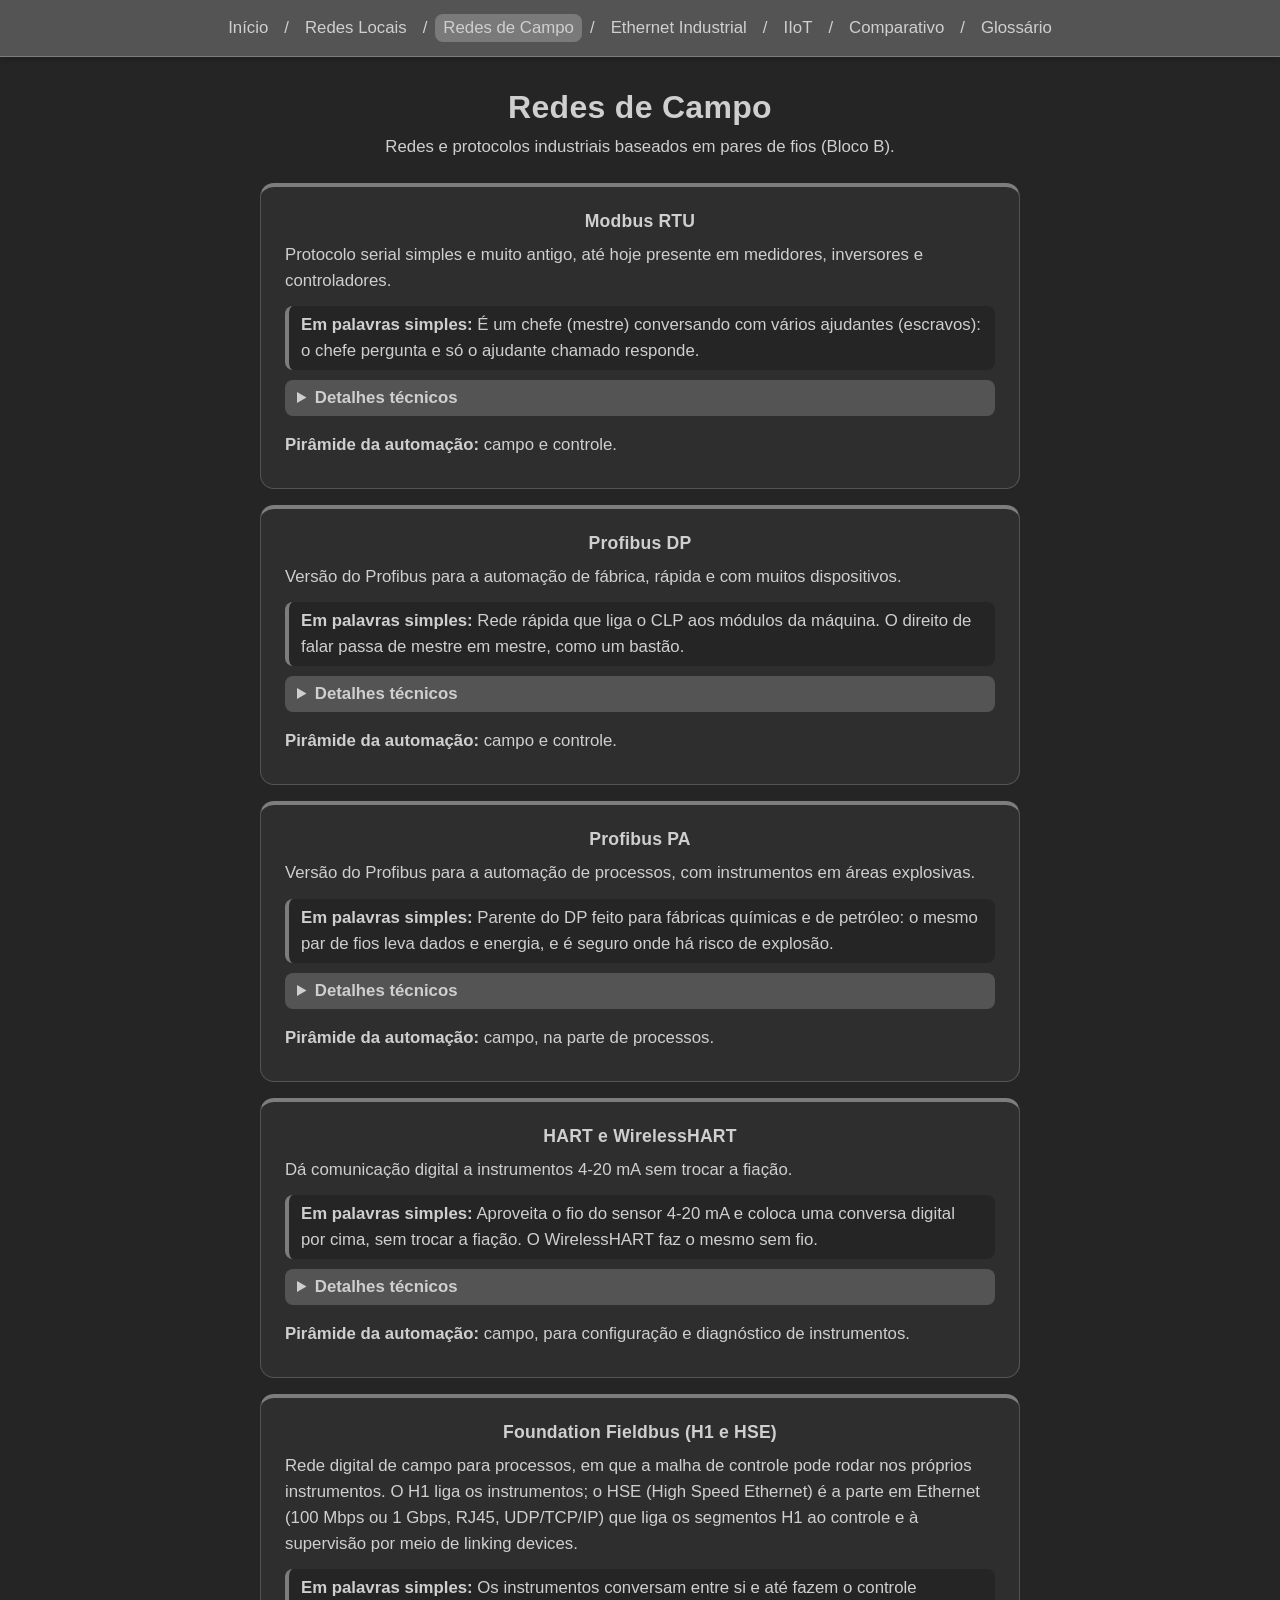
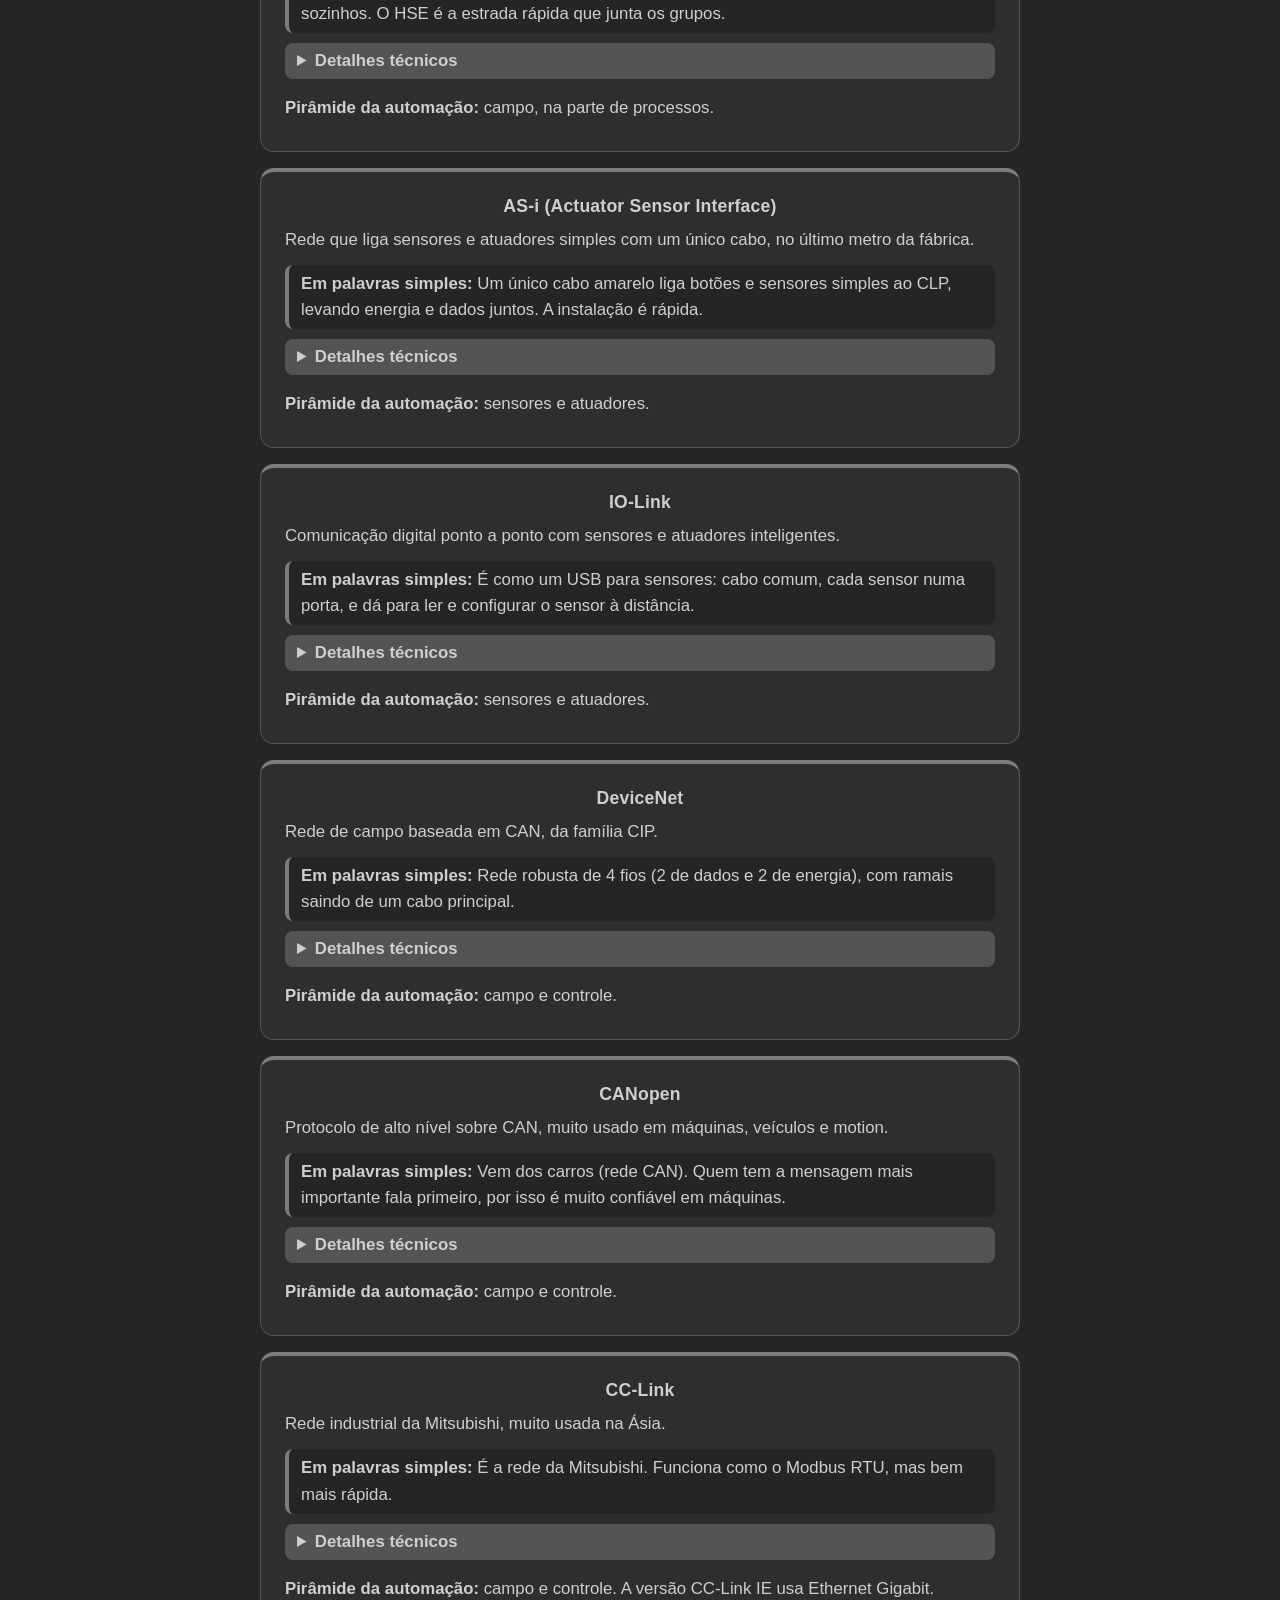
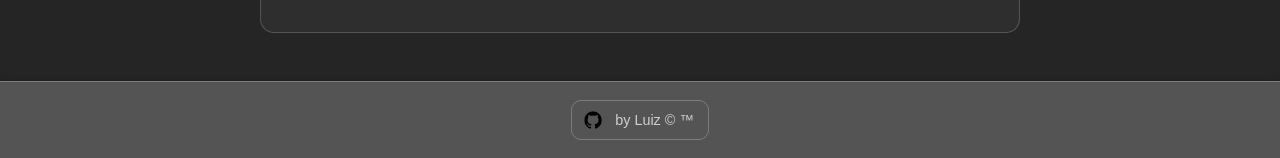
<file: html/serial.html>
<!DOCTYPE html>
<html lang="pt-BR">
<head>
    <meta charset="UTF-8">
    <meta name="viewport" content="width=device-width, initial-scale=1.0">
    <link rel="stylesheet" href="../css/style.css">
    <title>Redes de Campo</title>
</head>
<body>
    <header>
        <input type="checkbox" id="menu">
        <label for="menu" class="hamb">&#9776; Menu</label>
        <nav>
            <a href="../index.html">Início</a><span> /</span>
            <a href="./locais.html">Redes Locais</a><span> /</span>
            <a class="atual" href="./serial.html">Redes de Campo</a><span> /</span>
            <a href="./ethernet.html">Ethernet Industrial</a><span> /</span>
            <a href="./iiot.html">IIoT</a><span> /</span>
            <a href="./comparativo.html">Comparativo</a><span> /</span>
            <a href="./glossario.html">Glossário</a>
        </nav>
    </header>
    <main>

        <h1>Redes de Campo</h1>
        <p class="sub">Redes e protocolos industriais baseados em pares de fios (Bloco B).</p>

        <section>
            <h3>Modbus RTU</h3>
            <p>Protocolo serial simples e muito antigo, até hoje presente em medidores, inversores e controladores.</p>
            <p class="aviso"><b>Em palavras simples:</b> É um chefe (mestre) conversando com vários ajudantes (escravos): o chefe pergunta e só o ajudante chamado responde.</p>
            <details>
                <summary>Detalhes técnicos</summary>
                <div class="grade">
                    <div class="item">
                        <h4>Estrutura física</h4>
                        <p>Par trançado blindado em RS485 de 2 fios (ou RS232). Conexão por bornes, D-Sub 9 ou RJ45. Topologia de barramento linear.</p>
                    </div>
                    <div class="item">
                        <h4>Interface elétrica</h4>
                        <p>RS485 diferencial (fios A e B), codificação NRZ assíncrona (8N2 ou 8E1). Alimentação separada. Resistor de terminação de 120 Ω nas pontas e blindagem aterrada em um só ponto.</p>
                    </div>
                    <div class="item">
                        <h4>Enlace e acesso ao meio</h4>
                        <p>Mestre-escravo: só o mestre inicia. Até 247 escravos (32 por segmento). Quadro: endereço (1 byte), função (1 byte), dados e CRC-16; um silêncio de 3,5 caracteres marca o fim.</p>
                    </div>
                    <div class="item">
                        <h4>Desempenho</h4>
                        <p>De 1200 bps a 115,2 kbps (até 1 Mbps). Até 1200 m em baixa velocidade. Previsível pelo polling, mas sem tempo real estrito: o ciclo cresce com o número de escravos.</p>
                    </div>
                </div>
            </details>
            <p><b>Pirâmide da automação:</b> campo e controle.</p>
        </section>

        <section>
            <h3>Profibus DP</h3>
            <p>Versão do Profibus para a automação de fábrica, rápida e com muitos dispositivos.</p>
            <p class="aviso"><b>Em palavras simples:</b> Rede rápida que liga o CLP aos módulos da máquina. O direito de falar passa de mestre em mestre, como um bastão.</p>
            <details>
                <summary>Detalhes técnicos</summary>
                <div class="grade">
                    <div class="item">
                        <h4>Estrutura física</h4>
                        <p>Par trançado blindado tipo A (cabo roxo). Conector D-Sub 9 pinos (pino 3 = B, pino 8 = A) ou M12. Barramento linear, com opção de fibra.</p>
                    </div>
                    <div class="item">
                        <h4>Interface elétrica</h4>
                        <p>RS485 com NRZ. Terminação ativa nas pontas e alimentação separada. Até 32 estações por segmento e 126 endereços. Blindagem aterrada nas duas pontas.</p>
                    </div>
                    <div class="item">
                        <h4>Enlace e acesso ao meio</h4>
                        <p>Token passing entre mestres e mestre-escravo com os escravos. Quadro: delimitador de início, tamanho, endereços de destino e origem, controle, dados, FCS e delimitador de fim (16h).</p>
                    </div>
                    <div class="item">
                        <h4>Desempenho</h4>
                        <p>De 9,6 kbps a 12 Mbps. De 1200 m (9,6 kbps) a 100 m (12 Mbps). Determinístico, com ciclo na casa de poucos milissegundos.</p>
                    </div>
                </div>
            </details>
            <p><b>Pirâmide da automação:</b> campo e controle.</p>
        </section>

        <section>
            <h3>Profibus PA</h3>
            <p>Versão do Profibus para a automação de processos, com instrumentos em áreas explosivas.</p>
            <p class="aviso"><b>Em palavras simples:</b> Parente do DP feito para fábricas químicas e de petróleo: o mesmo par de fios leva dados e energia, e é seguro onde há risco de explosão.</p>
            <details>
                <summary>Detalhes técnicos</summary>
                <div class="grade">
                    <div class="item">
                        <h4>Estrutura física</h4>
                        <p>Par trançado blindado tipo A. Conexão por bornes ou M12. Barramento ou árvore, ligado ao DP por um acoplador.</p>
                    </div>
                    <div class="item">
                        <h4>Interface elétrica</h4>
                        <p>Padrão IEC 61158-2 com Manchester II e 31,25 kbps. Alimenta e transmite dados no mesmo par (9 a 32 V, cerca de 10 mA por instrumento). Segurança intrínseca pelo modelo FISCO.</p>
                    </div>
                    <div class="item">
                        <h4>Enlace e acesso ao meio</h4>
                        <p>Mesmo protocolo do DP: mestre-escravo com token entre mestres e o mesmo formato de quadro.</p>
                    </div>
                    <div class="item">
                        <h4>Desempenho</h4>
                        <p>31,25 kbps. Até 1900 m (cerca de 1000 m em área Ex). Determinístico, com ciclo mais lento por causa da velocidade baixa.</p>
                    </div>
                </div>
            </details>
            <p><b>Pirâmide da automação:</b> campo, na parte de processos.</p>
        </section>

        <section>
            <h3>HART e WirelessHART</h3>
            <p>Dá comunicação digital a instrumentos 4-20 mA sem trocar a fiação.</p>
            <p class="aviso"><b>Em palavras simples:</b> Aproveita o fio do sensor 4-20 mA e coloca uma conversa digital por cima, sem trocar a fiação. O WirelessHART faz o mesmo sem fio.</p>
            <details>
                <summary>Detalhes técnicos</summary>
                <div class="grade">
                    <div class="item">
                        <h4>Estrutura física</h4>
                        <p>HART: par trançado de 2 fios no laço de 4-20 mA, com bornes. Ponto a ponto ou multidrop (até 15 ou 63 instrumentos). WirelessHART: rádio, topologia mesh.</p>
                    </div>
                    <div class="item">
                        <h4>Interface elétrica</h4>
                        <p>Sinal digital FSK Bell 202 (1200 Hz = 1 e 2200 Hz = 0, ±0,5 mA) sobre o 4-20 mA, que não altera a média do laço. O laço também alimenta o instrumento. WirelessHART usa IEEE 802.15.4 a 2,4 GHz, com AES-128.</p>
                    </div>
                    <div class="item">
                        <h4>Enlace e acesso ao meio</h4>
                        <p>Mestre-escravo com até 2 mestres. Quadro: preâmbulo, delimitador, endereço, comando, contador de bytes, status, dados e checksum (paridade longitudinal). WirelessHART usa TDMA com salto de canal.</p>
                    </div>
                    <div class="item">
                        <h4>Desempenho</h4>
                        <p>1200 bps no HART e 250 kbps no WirelessHART. Até cerca de 3000 m. Não determinístico: cerca de 2 transações por segundo.</p>
                    </div>
                </div>
            </details>
            <p><b>Pirâmide da automação:</b> campo, para configuração e diagnóstico de instrumentos.</p>
        </section>

        <section>
            <h3>Foundation Fieldbus (H1 e HSE)</h3>
            <p>Rede digital de campo para processos, em que a malha de controle pode rodar nos próprios instrumentos. O H1 liga os instrumentos; o HSE (High Speed Ethernet) é a parte em Ethernet (100 Mbps ou 1 Gbps, RJ45, UDP/TCP/IP) que liga os segmentos H1 ao controle e à supervisão por meio de linking devices.</p>
            <p class="aviso"><b>Em palavras simples:</b> Os instrumentos conversam entre si e até fazem o controle sozinhos. O HSE é a estrada rápida que junta os grupos.</p>
            <details>
                <summary>Detalhes técnicos</summary>
                <div class="grade">
                    <div class="item">
                        <h4>Estrutura física</h4>
                        <p>Par trançado blindado tipo A, com bornes ou M12. Barramento ou árvore, até 32 dispositivos.</p>
                    </div>
                    <div class="item">
                        <h4>Interface elétrica</h4>
                        <p>Manchester II a 31,25 kbps. Energia e dados no mesmo par (9 a 32 V). Segurança intrínseca por FISCO.</p>
                    </div>
                    <div class="item">
                        <h4>Enlace e acesso ao meio</h4>
                        <p>LAS (Link Active Scheduler) agenda as transmissões cíclicas; as acíclicas usam token. Quadro: preâmbulo, delimitador, dados, CRC-16 e delimitador de fim.</p>
                    </div>
                    <div class="item">
                        <h4>Desempenho</h4>
                        <p>31,25 kbps. Até 1900 m (até 9,5 km com repetidores). Determinístico por agendamento.</p>
                    </div>
                </div>
            </details>
            <p><b>Pirâmide da automação:</b> campo, na parte de processos.</p>
        </section>

        <section>
            <h3>AS-i (Actuator Sensor Interface)</h3>
            <p>Rede que liga sensores e atuadores simples com um único cabo, no último metro da fábrica.</p>
            <p class="aviso"><b>Em palavras simples:</b> Um único cabo amarelo liga botões e sensores simples ao CLP, levando energia e dados juntos. A instalação é rápida.</p>
            <details>
                <summary>Detalhes técnicos</summary>
                <div class="grade">
                    <div class="item">
                        <h4>Estrutura física</h4>
                        <p>Cabo chato amarelo de 2 fios e conexão por perfuração (vampiro) ou M12. Topologia livre: linha, árvore e estrela.</p>
                    </div>
                    <div class="item">
                        <h4>Interface elétrica</h4>
                        <p>Modulação APM (Alternating Pulse Modulation) a 167 kbps. Dados e energia no mesmo cabo, com fonte AS-i de 30 V; o cabo preto traz 24 V auxiliares para atuadores.</p>
                    </div>
                    <div class="item">
                        <h4>Enlace e acesso ao meio</h4>
                        <p>Mestre-escravo por polling cíclico. Até 31 escravos (62 no modo A/B). Quadro de 14 bits, com bit de início, endereço, informação, paridade e fim.</p>
                    </div>
                    <div class="item">
                        <h4>Desempenho</h4>
                        <p>167 kbps. 100 m (até 300 m com repetidores). Determinístico: ciclo de 5 ms com 31 escravos e 10 ms com 62.</p>
                    </div>
                </div>
            </details>
            <p><b>Pirâmide da automação:</b> sensores e atuadores.</p>
        </section>

        <section>
            <h3>IO-Link</h3>
            <p>Comunicação digital ponto a ponto com sensores e atuadores inteligentes.</p>
            <p class="aviso"><b>Em palavras simples:</b> É como um USB para sensores: cabo comum, cada sensor numa porta, e dá para ler e configurar o sensor à distância.</p>
            <details>
                <summary>Detalhes técnicos</summary>
                <div class="grade">
                    <div class="item">
                        <h4>Estrutura física</h4>
                        <p>Cabo comum não blindado de 3 ou 5 fios, conector M12 ou M8. Cada dispositivo vai em uma porta do mestre IO-Link (estrela).</p>
                    </div>
                    <div class="item">
                        <h4>Interface elétrica</h4>
                        <p>Nível de 24 V no pino C/Q. Alimenta o dispositivo (L+ e L-). Velocidades COM1 4,8 kbps, COM2 38,4 kbps e COM3 230,4 kbps. Mantém o modo normal liga/desliga (SIO).</p>
                    </div>
                    <div class="item">
                        <h4>Enlace e acesso ao meio</h4>
                        <p>Mestre-escravo com M-sequences. A checagem é um checksum de 6 bits.</p>
                    </div>
                    <div class="item">
                        <h4>Desempenho</h4>
                        <p>Até 20 m por porta. Ciclo mínimo de 400 µs. Determinístico dentro da porta.</p>
                    </div>
                </div>
            </details>
            <p><b>Pirâmide da automação:</b> sensores e atuadores.</p>
        </section>

        <section>
            <h3>DeviceNet</h3>
            <p>Rede de campo baseada em CAN, da família CIP.</p>
            <p class="aviso"><b>Em palavras simples:</b> Rede robusta de 4 fios (2 de dados e 2 de energia), com ramais saindo de um cabo principal.</p>
            <details>
                <summary>Detalhes técnicos</summary>
                <div class="grade">
                    <div class="item">
                        <h4>Estrutura física</h4>
                        <p>Cabo de 4 fios com blindagem (2 de sinal e 2 de 24 V). Cabo grosso (tronco) e fino (derivação). Conectores M12, mini-style e bornes. Topologia tronco e derivação.</p>
                    </div>
                    <div class="item">
                        <h4>Interface elétrica</h4>
                        <p>CAN diferencial (CAN_H e CAN_L). Alimenta os dispositivos com 24 V pelo barramento. Terminação de 120 Ω.</p>
                    </div>
                    <div class="item">
                        <h4>Enlace e acesso ao meio</h4>
                        <p>CSMA/CD com arbitragem por bit (AMP). Quadro CAN: identificador de 11 bits, controle, dados de até 8 bytes e CRC-15, com CIP por cima.</p>
                    </div>
                    <div class="item">
                        <h4>Desempenho</h4>
                        <p>125, 250 e 500 kbps. Até 500 m a 125 kbps e 100 m a 500 kbps. Até 64 nós. Determinístico por prioridade.</p>
                    </div>
                </div>
            </details>
            <p><b>Pirâmide da automação:</b> campo e controle.</p>
        </section>

        <section>
            <h3>CANopen</h3>
            <p>Protocolo de alto nível sobre CAN, muito usado em máquinas, veículos e motion.</p>
            <p class="aviso"><b>Em palavras simples:</b> Vem dos carros (rede CAN). Quem tem a mensagem mais importante fala primeiro, por isso é muito confiável em máquinas.</p>
            <details>
                <summary>Detalhes técnicos</summary>
                <div class="grade">
                    <div class="item">
                        <h4>Estrutura física</h4>
                        <p>Par trançado blindado (CAN_L e CAN_H, com GND opcional). D-Sub 9 (pino 2 = CAN_L, pino 7 = CAN_H), M12 ou bornes. Barramento linear.</p>
                    </div>
                    <div class="item">
                        <h4>Interface elétrica</h4>
                        <p>ISO 11898, diferencial, com NRZ e bit stuffing. Terminação de 120 Ω. A alimentação de 24 V pode ir no cabo (CiA 303).</p>
                    </div>
                    <div class="item">
                        <h4>Enlace e acesso ao meio</h4>
                        <p>CSMA/CD com arbitragem por bit (AMP), em que o identificador de menor valor vence. Quadro CAN: SOF, COB-ID (11 bits), RTR, tamanho, dados (0 a 8 bytes), CRC-15, ACK e EOF.</p>
                    </div>
                    <div class="item">
                        <h4>Desempenho</h4>
                        <p>10 kbps a 1 Mbps. 25 m a 1 Mbps e até 5000 m a 10 kbps. Até 127 nós. Determinístico por prioridade e mensagens SYNC.</p>
                    </div>
                </div>
            </details>
            <p><b>Pirâmide da automação:</b> campo e controle.</p>
        </section>

        <section>
            <h3>CC-Link</h3>
            <p>Rede industrial da Mitsubishi, muito usada na Ásia.</p>
            <p class="aviso"><b>Em palavras simples:</b> É a rede da Mitsubishi. Funciona como o Modbus RTU, mas bem mais rápida.</p>
            <details>
                <summary>Detalhes técnicos</summary>
                <div class="grade">
                    <div class="item">
                        <h4>Estrutura física</h4>
                        <p>Cabo blindado de 3 fios (DA, DB, DG) mais shield, com bornes ou conector de 5 pinos. Barramento.</p>
                    </div>
                    <div class="item">
                        <h4>Interface elétrica</h4>
                        <p>RS485 com terminação nas pontas e alimentação separada.</p>
                    </div>
                    <div class="item">
                        <h4>Enlace e acesso ao meio</h4>
                        <p>Mestre-escravo por polling com broadcast. Quadro estilo HDLC: flag 7Eh, endereço, controle, dados, CRC-16 e flag. Até 64 estações.</p>
                    </div>
                    <div class="item">
                        <h4>Desempenho</h4>
                        <p>De 156 kbps a 10 Mbps. De 1200 m a 156 kbps até 100 m a 10 Mbps. Determinístico.</p>
                    </div>
                </div>
            </details>
            <p><b>Pirâmide da automação:</b> campo e controle. A versão CC-Link IE usa Ethernet Gigabit.</p>
        </section>


    </main>
    <footer>
        <div class="linkgithub">
            <a class="link" href="https://github.com/luizz09/"><img src="../img/github.png" alt="GitHub"><span>by Luiz &copy; &trade;</span></a>
        </div>
    </footer>
</body>
</html>
</file>
<file: css/style.css>
*{
    margin: 0px;
    padding: 0px;
    box-sizing: border-box;
    font-family: Arial, sans-serif;
}

body{
    text-align: center;
    background-color: #252525;
    font-size: 1rem;
    color: #CFCFCF;
    display: flex;
    flex-direction: column;
    min-height: 100vh;
    font-family: Arial, sans-serif;
    -webkit-tap-highlight-color: transparent;
}

header{
    position: sticky;
    top: 0px;
    z-index: 10;
    background-color: #545454;
    width: 100%;
    padding: 14px 16px;
    box-shadow: 0 2px 6px rgba(0, 0, 0, 0.2);
}

nav{
    display: flex;
    justify-content: center;
    align-items: center;
    gap: 4px;
    flex-wrap: wrap;
    font-size: 0.95rem;
}

main{
    flex: 1;
    padding: 20px 16px;
    display: flex;
    flex-direction: column;
}

footer{
    background-color: #545454;
    width: 100%;
    padding: 15px 0px;
    text-align: center;
    box-shadow: 0 -2px 6px rgba(0, 0, 0, 0.15);
}

footer p{
    color: #CFCFCF;
    font-size: 0.95rem;
    padding: 0px 16px;
}

h1{
    margin-bottom: 8px;
    font-size: 1.5rem;
    color: #CFCFCF;
    letter-spacing: 0.3px;
}

.sub{
    max-width: 600px;
    margin: 0 auto 24px;
    line-height: 1.5;
    color: #CFCFCF;
}

a{
    color: #CFCFCF;
    text-decoration: none;
    transition: background-color 0.3s, padding 0.3s;
}

a:hover{
    background-color: rgba(255, 255, 255, 0.18);
    border-radius: 8px;
}

span{
    color: #CFCFCF;
}

header a,
footer a{
    padding: 4px 8px;
}

nav a.atual{
    background-color: rgba(255, 255, 255, 0.22);
    border-radius: 8px;
}

section{
    background-color: #2E2E2E;
    border-radius: 14px;
    padding: 16px;
    margin: 0 auto 16px;
    width: 100%;
    max-width: 600px;
    text-align: left;
    transition: box-shadow 0.4s ease;
    border: 1px solid #545454;
    border-top: 4px solid #7D7D7D;
}

section:hover{
    box-shadow: 3px 4px 12px rgba(0, 0, 0, 0.15);
}

section h3{
    text-align: center;
    margin-bottom: 10px;
    color: #CFCFCF;
    font-size: 1.1rem;
    letter-spacing: 0.2px;
}

section img{
    display: block;
    margin: 0 auto 12px;
    width: 100%;
    max-width: 340px;
    height: auto;
    border-radius: 10px;
    border: 1px solid #7D7D7D;
}

section p{
    margin: 6px 0;
    line-height: 1.55;
}

section ul{
    margin: 6px 0 6px 20px;
    line-height: 1.55;
}

.pag a{
    display: block;
    color: #CFCFCF;
}

.pag a:hover{
    background-color: transparent;
}

.pag{
    transition: box-shadow 0.4s ease, transform 0.25s ease, background-color 0.25s;
}

.pag .ver{
    margin-top: 10px;
    text-align: right;
    font-weight: bold;
    font-size: 0.95rem;
    color: #CFCFCF;
    transition: padding 0.25s;
}

.pag:hover{
    box-shadow: 3px 4px 12px rgba(0, 0, 0, 0.2);
    cursor: pointer;
    transform: translateY(-3px);
    background-color: #3A3A3A;
    border-color: #7D7D7D;
}

.pag:hover .ver{
    padding-right: 6px;
}

.pag:active{
    transform: translateY(0px);
}

.grade{
    display: grid;
    grid-template-columns: repeat(auto-fit, minmax(220px, 1fr));
    gap: 10px;
    margin-top: 10px;
}

.grade .item,
.grade .itemn1,
.grade .itemn2,
.grade .itemn3,
.grade .itemn4,
.grade .itemn5{
    background-color: #252525;
    border: 1px solid #545454;
    border-left: 4px solid #7D7D7D;
    border-radius: 10px;
    padding: 10px 12px;
    text-align: left;
}

.grade .item h4,
.grade .itemn1 h4,
.grade .itemn2 h4,
.grade .itemn3 h4,
.grade .itemn4 h4,
.grade .itemn5 h4{
    color: #CFCFCF;
    font-size: 0.95rem;
    margin-bottom: 6px;
}

.grade .item p,
.grade .itemn1 p,
.grade .itemn2 p,
.grade .itemn3 p,
.grade .itemn4 p,
.grade .itemn5 p{
    font-size: 0.9rem;
    line-height: 1.45;
    margin: 0;
}

.grade .itemn1{ border-left-color: #CFCFCF; }
.grade .itemn2{ border-left-color: #ABABAB; }
.grade .itemn3{ border-left-color: #7D7D7D; }
.grade .itemn4{ border-left-color: #666666; }
.grade .itemn5{ border-left-color: #545454; }

section img.ladder{
    max-width: 100%;
    margin-top: 14px;
    margin-bottom: 6px;
    background-color: #252525;
}

.legenda{
    text-align: center;
    font-size: 0.88rem;
    color: #CFCFCF;
    margin-bottom: 10px;
}

.aviso{
    background-color: #252525;
    border-left: 4px solid #7D7D7D;
    border-radius: 8px;
    padding: 6px 12px;
    margin-top: 12px;
}

.galeria{
    display: flex;
    flex-wrap: wrap;
    justify-content: center;
    gap: 10px;
    margin-top: 10px;
}

.galeria a{
    display: block;
    padding: 0px;
    flex: 0 0 calc((100% - 10px) / 2);
}

@media (min-width: 560px){
    .galeria a{
        flex: 0 0 calc((100% - 20px) / 3);
    }
}

.galeria a:hover{
    background-color: transparent;
}

.galeria img{
    width: 100%;
    max-width: none;
    height: 160px;
    object-fit: cover;
    margin: 0;
    cursor: pointer;
    transition: transform 0.25s ease;
}

.galeria img:hover{
    transform: scale(1.03);
}

section video{
    display: block;
    width: 100%;
    max-width: 480px;
    margin: 12px auto 0;
    border-radius: 10px;
    border: 1px solid #7D7D7D;
    background-color: #000;
}

.tabela{
    width: 100%;
    margin-top: 10px;
    border-collapse: collapse;
    font-size: 0.92rem;
}

.tabela th{
    background-color: #545454;
    color: #CFCFCF;
    padding: 8px;
    text-align: left;
}

.tabela td{
    padding: 8px;
    border-bottom: 1px solid #545454;
}

details{
    margin-top: 10px;
}

summary{
    cursor: pointer;
    color: #CFCFCF;
    font-weight: bold;
    margin-bottom: 10px;
}

.contatos{
    display: flex;
    flex-direction: column;
    gap: 10px;
    margin-top: 10px;
}

.contatos .item{
    background-color: #252525;
    border: 1px solid rgba(4, 42, 43, 0.25);
    border-left: 4px solid #7D7D7D;
    border-radius: 10px;
    padding: 12px 14px;
    text-align: left;
}

.contatos .item h4{
    color: #CFCFCF;
    font-size: 1rem;
    margin-bottom: 4px;
}

.contatos .item p{
    margin: 0;
    word-break: break-all;
}

a.email{
    color: #CFCFCF;
    font-weight: bold;
}

a.email:hover{
    background-color: transparent;
    text-decoration: underline;
}

#menu{
    position: absolute;
    opacity: 0;
    pointer-events: none;
}

.hamb{
    display: none;
}

@media (max-width: 767px){
    .hamb{
        display: block;
        color: white;
        font-size: 1.2rem;
        font-weight: bold;
        cursor: pointer;
        padding: 2px 8px;
        user-select: none;
    }

    header nav{
        display: none;
        flex-direction: column;
        gap: 6px;
        margin-top: 12px;
    }

    #menu:checked ~ nav{
        display: flex;
    }

    nav span{
        display: none;
    }

    header nav a{
        display: block;
        width: 100%;
        padding: 10px;
        background-color: rgba(255, 255, 255, 0.08);
        border-radius: 8px;
    }

    header nav a.atual{
        background-color: rgba(255, 255, 255, 0.25);
    }
}

@media (min-width: 768px){
    body{
        font-size: 1.05rem;
    }

    main{
        padding: 32px 24px;
    }

    h1{
        font-size: 2rem;
    }

    nav{
        font-size: 1.05rem;
        gap: 8px;
    }

    section{
        max-width: 760px;
        padding: 24px;
    }

    section img{
        max-width: 440px;
    }

    .galeria img{
        height: 200px;
    }
}

.tabela{
    display: block;
    overflow-x: auto;
}

header{
    border-bottom: 1px solid #7D7D7D;
}

footer{
    border-top: 1px solid #7D7D7D;
}

summary{
    background-color: #545454;
    padding: 8px 12px;
    border-radius: 8px;
}

summary:hover{
    background-color: #7D7D7D;
}

.tabela tr:nth-child(even) td{
    background-color: #252525;
}

::selection{
    background-color: #7D7D7D;
    color: #FFFFFF;
}

.linkgithub{
    display: inline-block;
}

.link{
    display: inline-flex;
    align-items: center;
    gap: 8px;
    padding: 5px 14px 5px 7px;
    background-color: #545454;
    border: 1px solid #7D7D7D;
    border-radius: 10px;
    font-size: 0.9rem;
    text-decoration: none;
    cursor: pointer;
}

.link:hover{
    background-color: #7D7D7D;
    border-radius: 10px;
}

.link img{
    width: 28px;
    height: 28px;
    border-radius: 16px;
}

footer{
    padding: 18px 0px;
}
</file>
